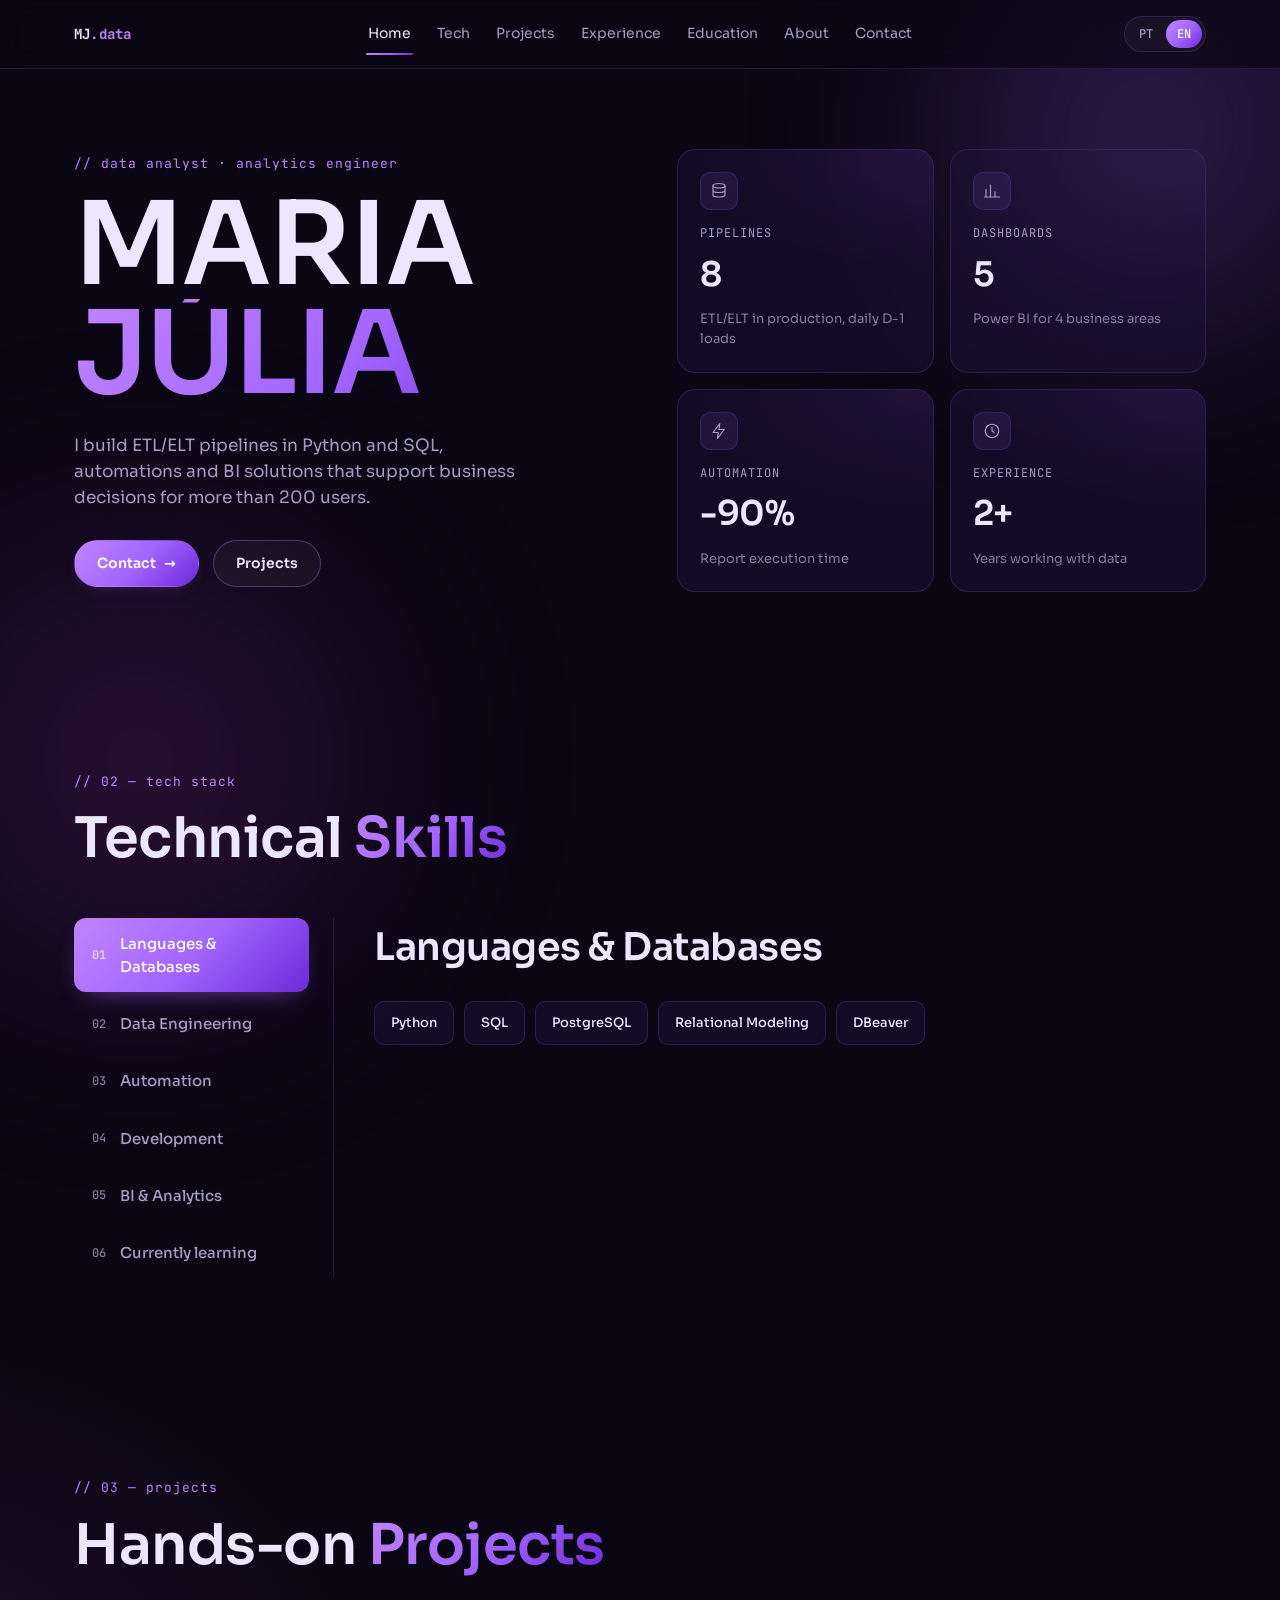
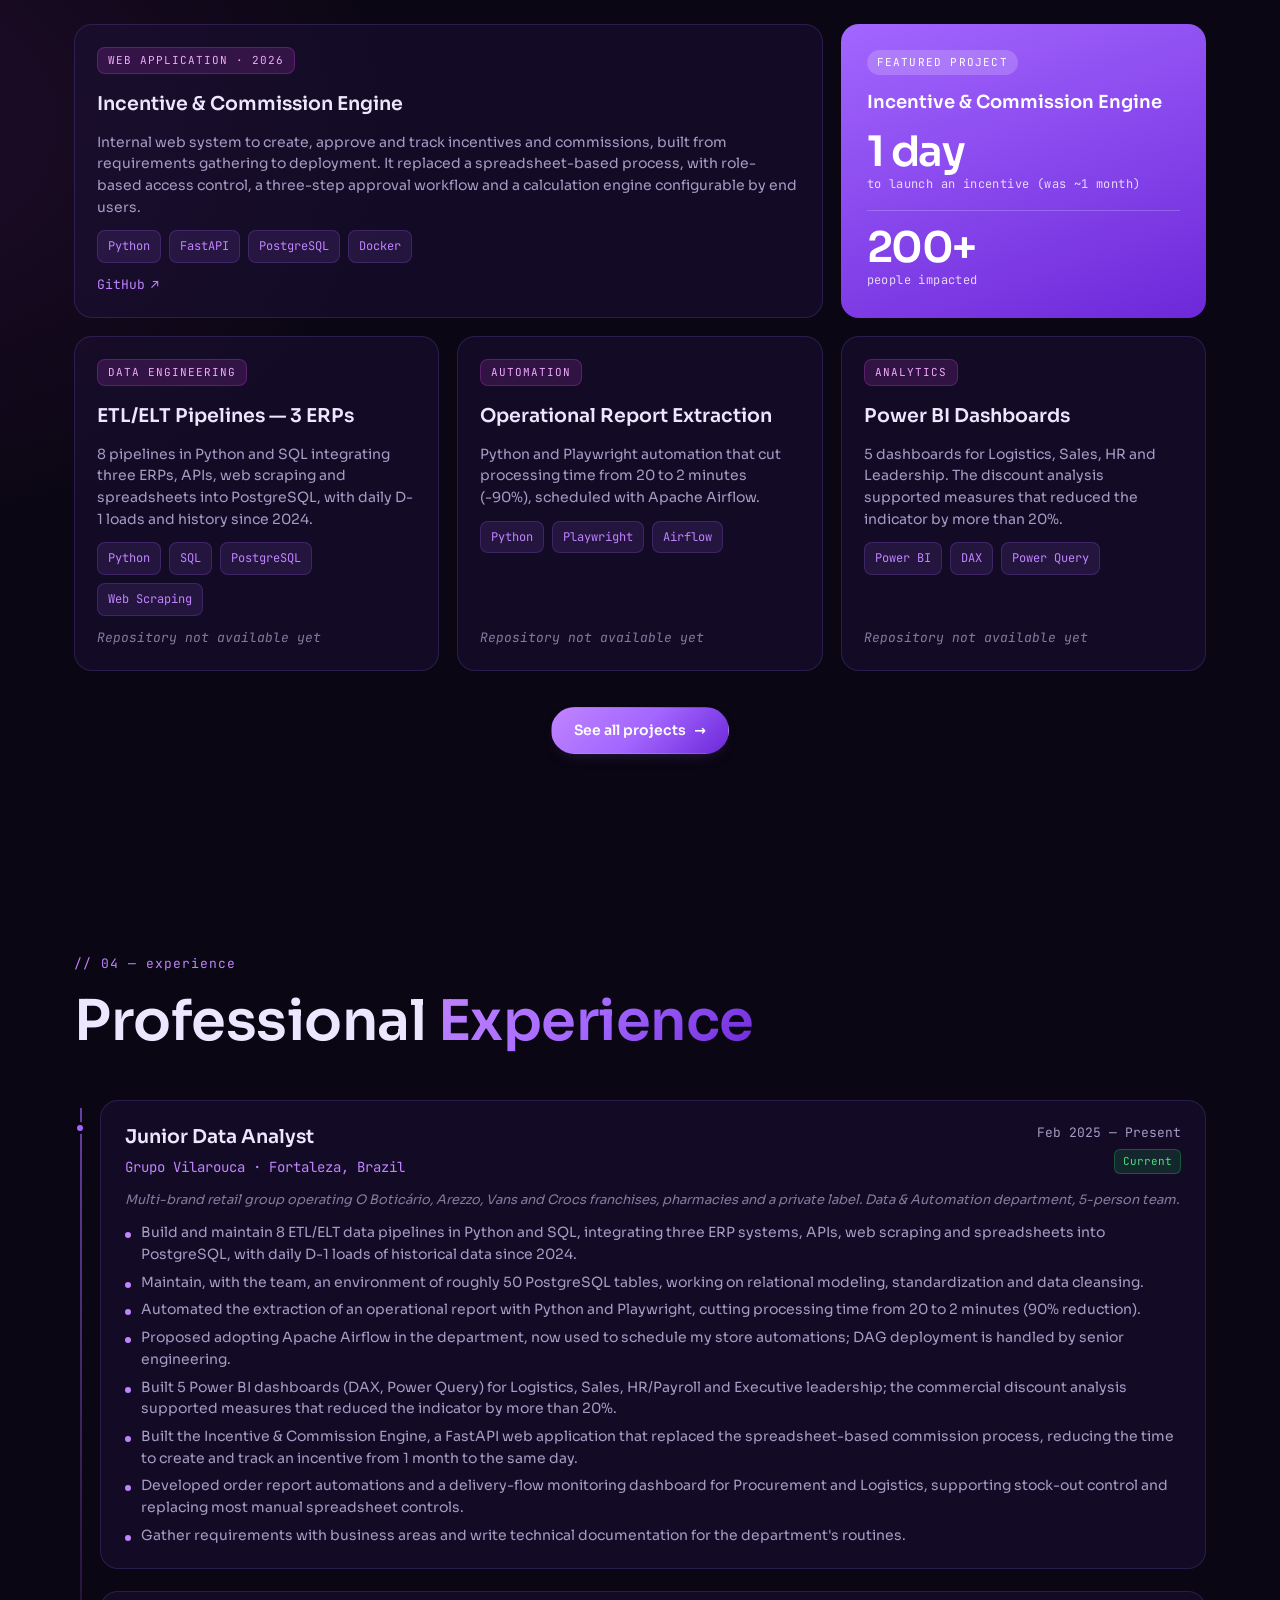
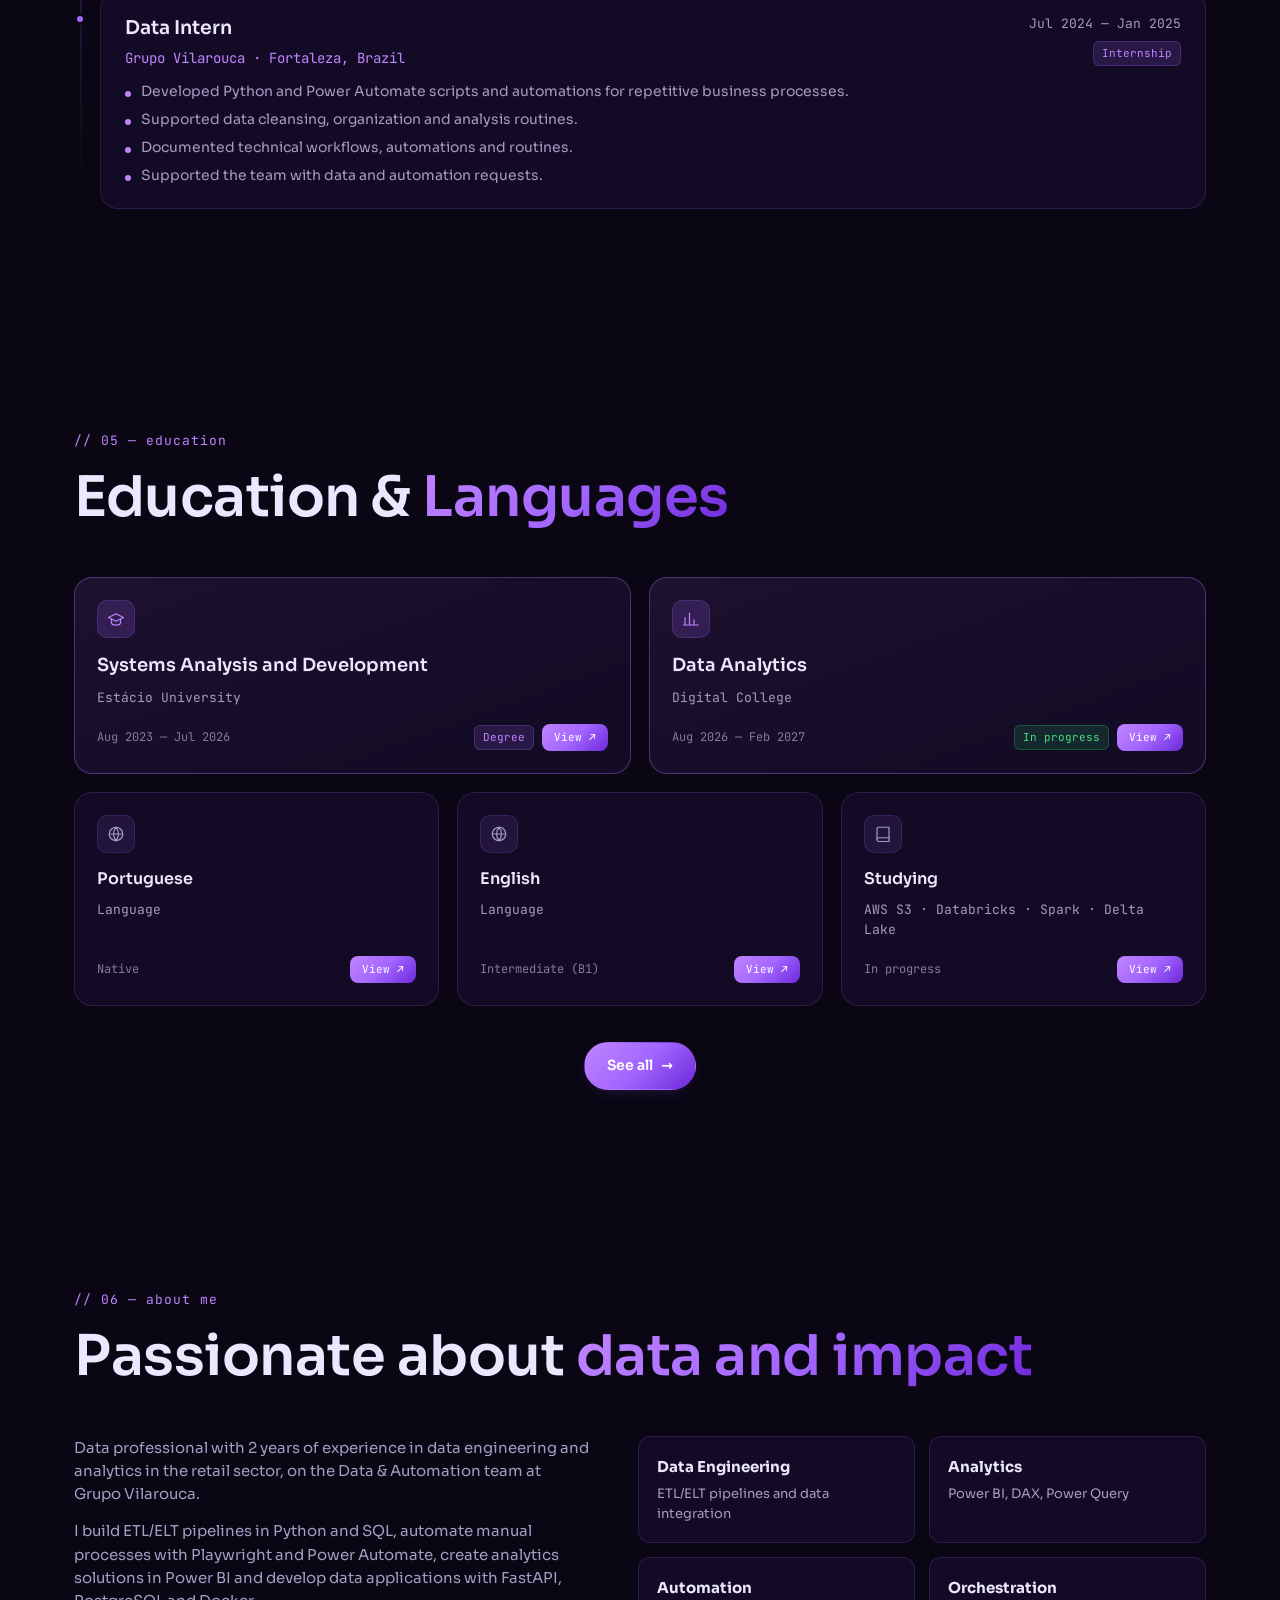
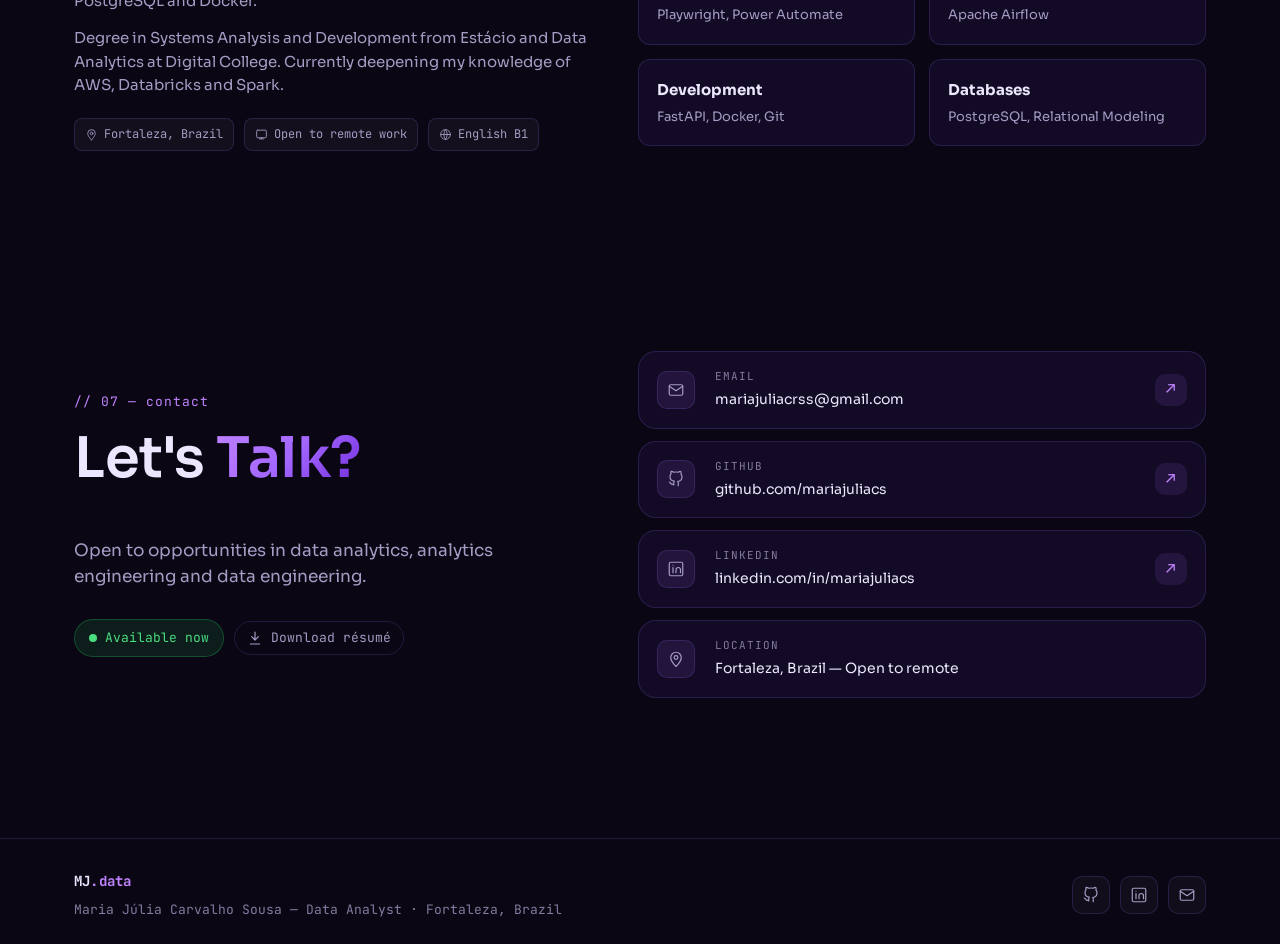
<file: index.html>
<!DOCTYPE html>
<html lang="pt-BR">
<head>
  <meta charset="UTF-8" />
  <meta name="viewport" content="width=device-width, initial-scale=1.0" />
  <title>Maria Júlia Carvalho Sousa — Analista de Dados</title>
  <meta name="description" content="Portfólio de Maria Júlia Carvalho Sousa — Analista de Dados | Analytics Engineer em Fortaleza, CE." />
  <meta name="author" content="Maria Júlia Carvalho Sousa" />
  <meta name="theme-color" content="#0a0613" />

  <!-- Open Graph (link previews on LinkedIn, WhatsApp etc.) -->
  <meta property="og:type" content="website" />
  <meta property="og:locale" content="pt_BR" />
  <meta property="og:locale:alternate" content="en_US" />
  <meta property="og:title" content="Maria Júlia Carvalho Sousa — Analista de Dados" />
  <meta property="og:description" content="Portfólio de Maria Júlia Carvalho Sousa — Analista de Dados | Analytics Engineer em Fortaleza, CE." />

  <link rel="icon" href="assets/img/favicon.svg" type="image/svg+xml" />
  <link rel="preconnect" href="https://fonts.googleapis.com" />
  <link rel="preconnect" href="https://fonts.gstatic.com" crossorigin />
  <link rel="stylesheet" href="https://fonts.googleapis.com/css2?family=JetBrains+Mono:wght@400;500&family=Sora:wght@400;500;600;700&display=swap" />
  <link rel="stylesheet" href="assets/css/main.css" />
  <script type="module" src="src/main.js"></script>
</head>
<body data-page="home">
  <a class="skip-link" href="#main">Pular para o conteúdo</a>
  <div class="bg-orb bg-orb-1" aria-hidden="true"></div>
  <div class="bg-orb bg-orb-2" aria-hidden="true"></div>

  <!-- Content is rendered by src/main.js from src/data and src/i18n/locales -->
  <header class="nav" id="site-header"></header>
  <main id="main" tabindex="-1">
    <noscript>
      <div class="noscript">
        <p>Este site precisa de JavaScript. · This site requires JavaScript.</p>
        <p>
          <a href="mailto:mariajuliacrss@gmail.com">mariajuliacrss@gmail.com</a> ·
          <a href="https://linkedin.com/in/mariajuliacs">LinkedIn</a> ·
          <a href="https://github.com/mariajuliacs">GitHub</a>
        </p>
      </div>
    </noscript>
  </main>
  <footer class="footer" id="site-footer"></footer>
  <div id="modal-root"></div>
</body>
</html>
</file>
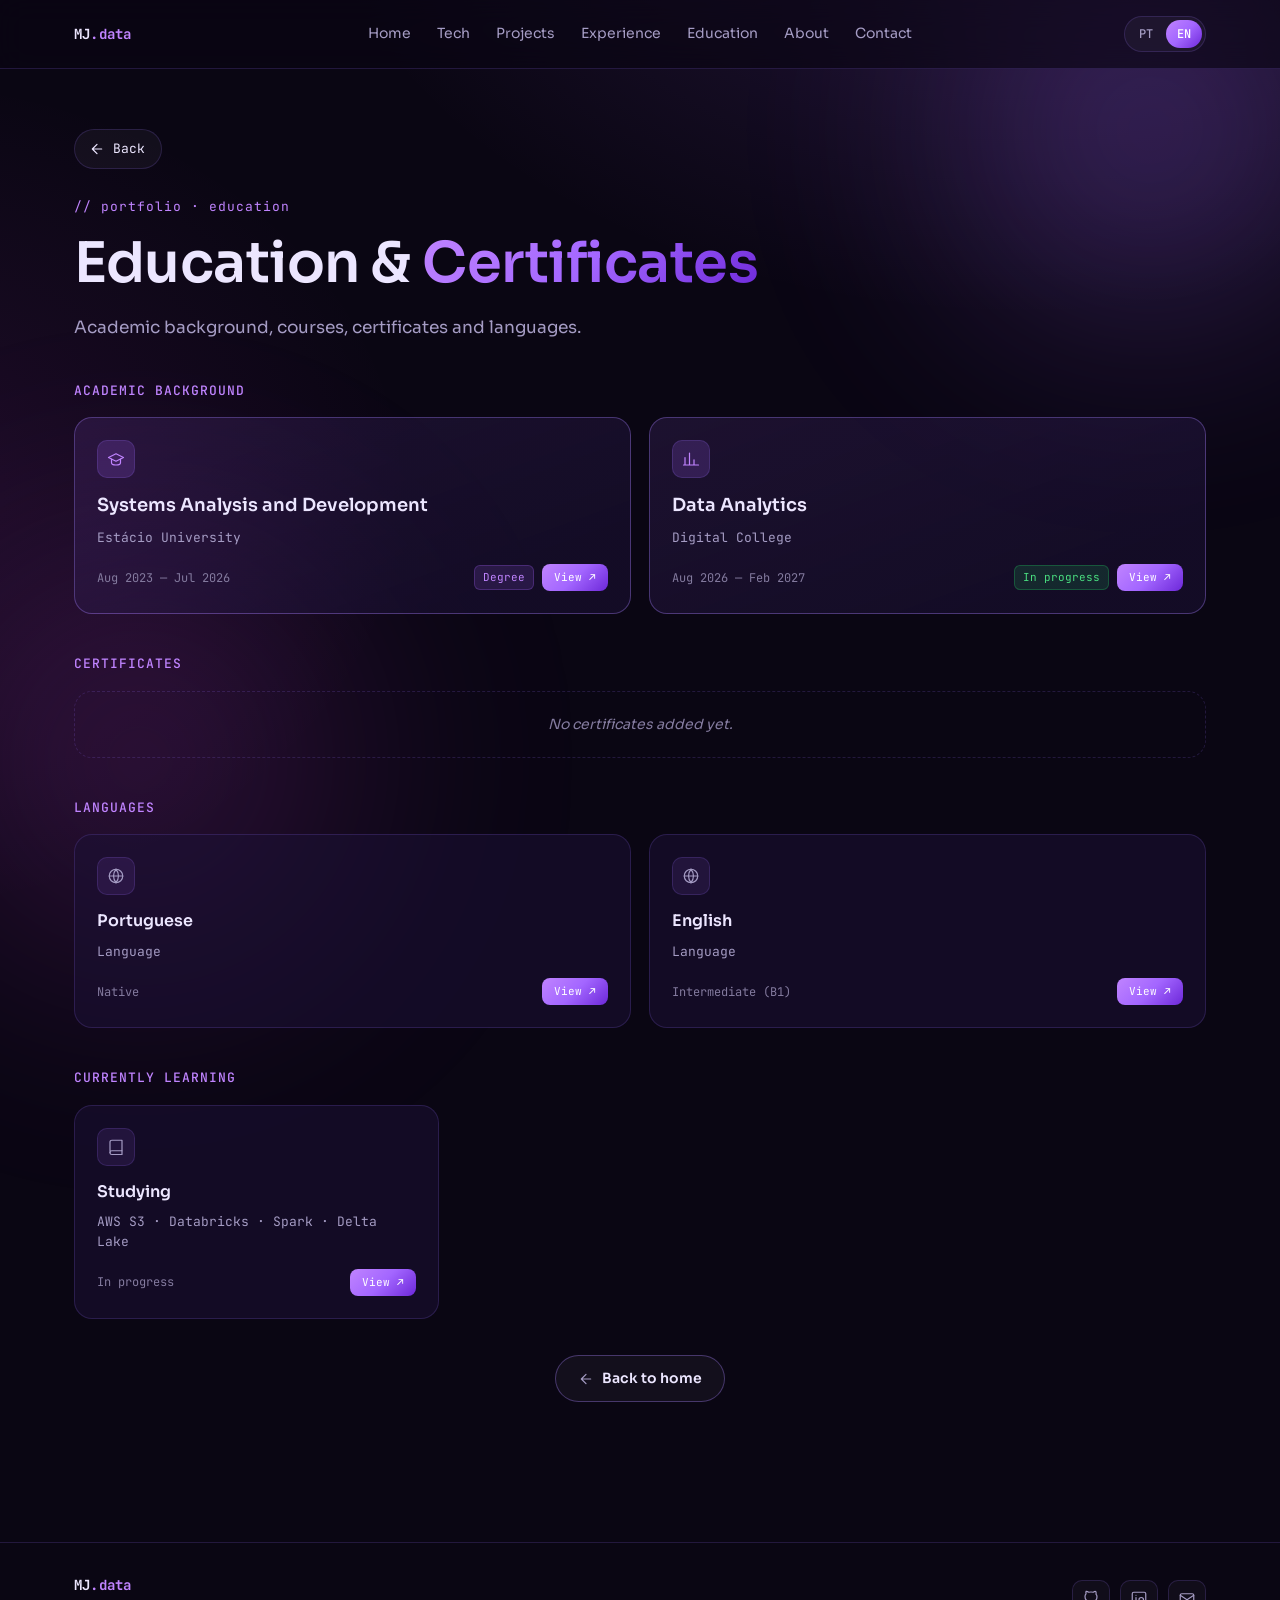
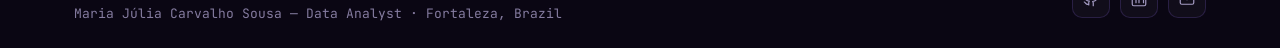
<file: education.html>
<!DOCTYPE html>
<html lang="pt-BR">
<head>
  <meta charset="UTF-8" />
  <meta name="viewport" content="width=device-width, initial-scale=1.0" />
  <title>Formação — Maria Júlia Carvalho Sousa</title>
  <meta name="description" content="Formação acadêmica, certificados e idiomas de Maria Júlia Carvalho Sousa." />
  <meta name="author" content="Maria Júlia Carvalho Sousa" />
  <meta name="theme-color" content="#0a0613" />

  <!-- Open Graph (link previews on LinkedIn, WhatsApp etc.) -->
  <meta property="og:type" content="website" />
  <meta property="og:locale" content="pt_BR" />
  <meta property="og:locale:alternate" content="en_US" />
  <meta property="og:title" content="Formação — Maria Júlia Carvalho Sousa" />
  <meta property="og:description" content="Formação acadêmica, certificados e idiomas de Maria Júlia Carvalho Sousa." />

  <link rel="icon" href="assets/img/favicon.svg" type="image/svg+xml" />
  <link rel="preconnect" href="https://fonts.googleapis.com" />
  <link rel="preconnect" href="https://fonts.gstatic.com" crossorigin />
  <link rel="stylesheet" href="https://fonts.googleapis.com/css2?family=JetBrains+Mono:wght@400;500&family=Sora:wght@400;500;600;700&display=swap" />
  <link rel="stylesheet" href="assets/css/main.css" />
  <script type="module" src="src/main.js"></script>
</head>
<body data-page="education">
  <a class="skip-link" href="#main">Pular para o conteúdo</a>
  <div class="bg-orb bg-orb-1" aria-hidden="true"></div>
  <div class="bg-orb bg-orb-2" aria-hidden="true"></div>

  <!-- Content is rendered by src/main.js from src/data and src/i18n/locales -->
  <header class="nav" id="site-header"></header>
  <main id="main" tabindex="-1">
    <noscript>
      <div class="noscript">
        <p>Este site precisa de JavaScript. · This site requires JavaScript.</p>
        <p>
          <a href="mailto:mariajuliacrss@gmail.com">mariajuliacrss@gmail.com</a> ·
          <a href="https://linkedin.com/in/mariajuliacs">LinkedIn</a> ·
          <a href="https://github.com/mariajuliacs">GitHub</a>
        </p>
      </div>
    </noscript>
  </main>
  <footer class="footer" id="site-footer"></footer>
  <div id="modal-root"></div>
</body>
</html>
</file>
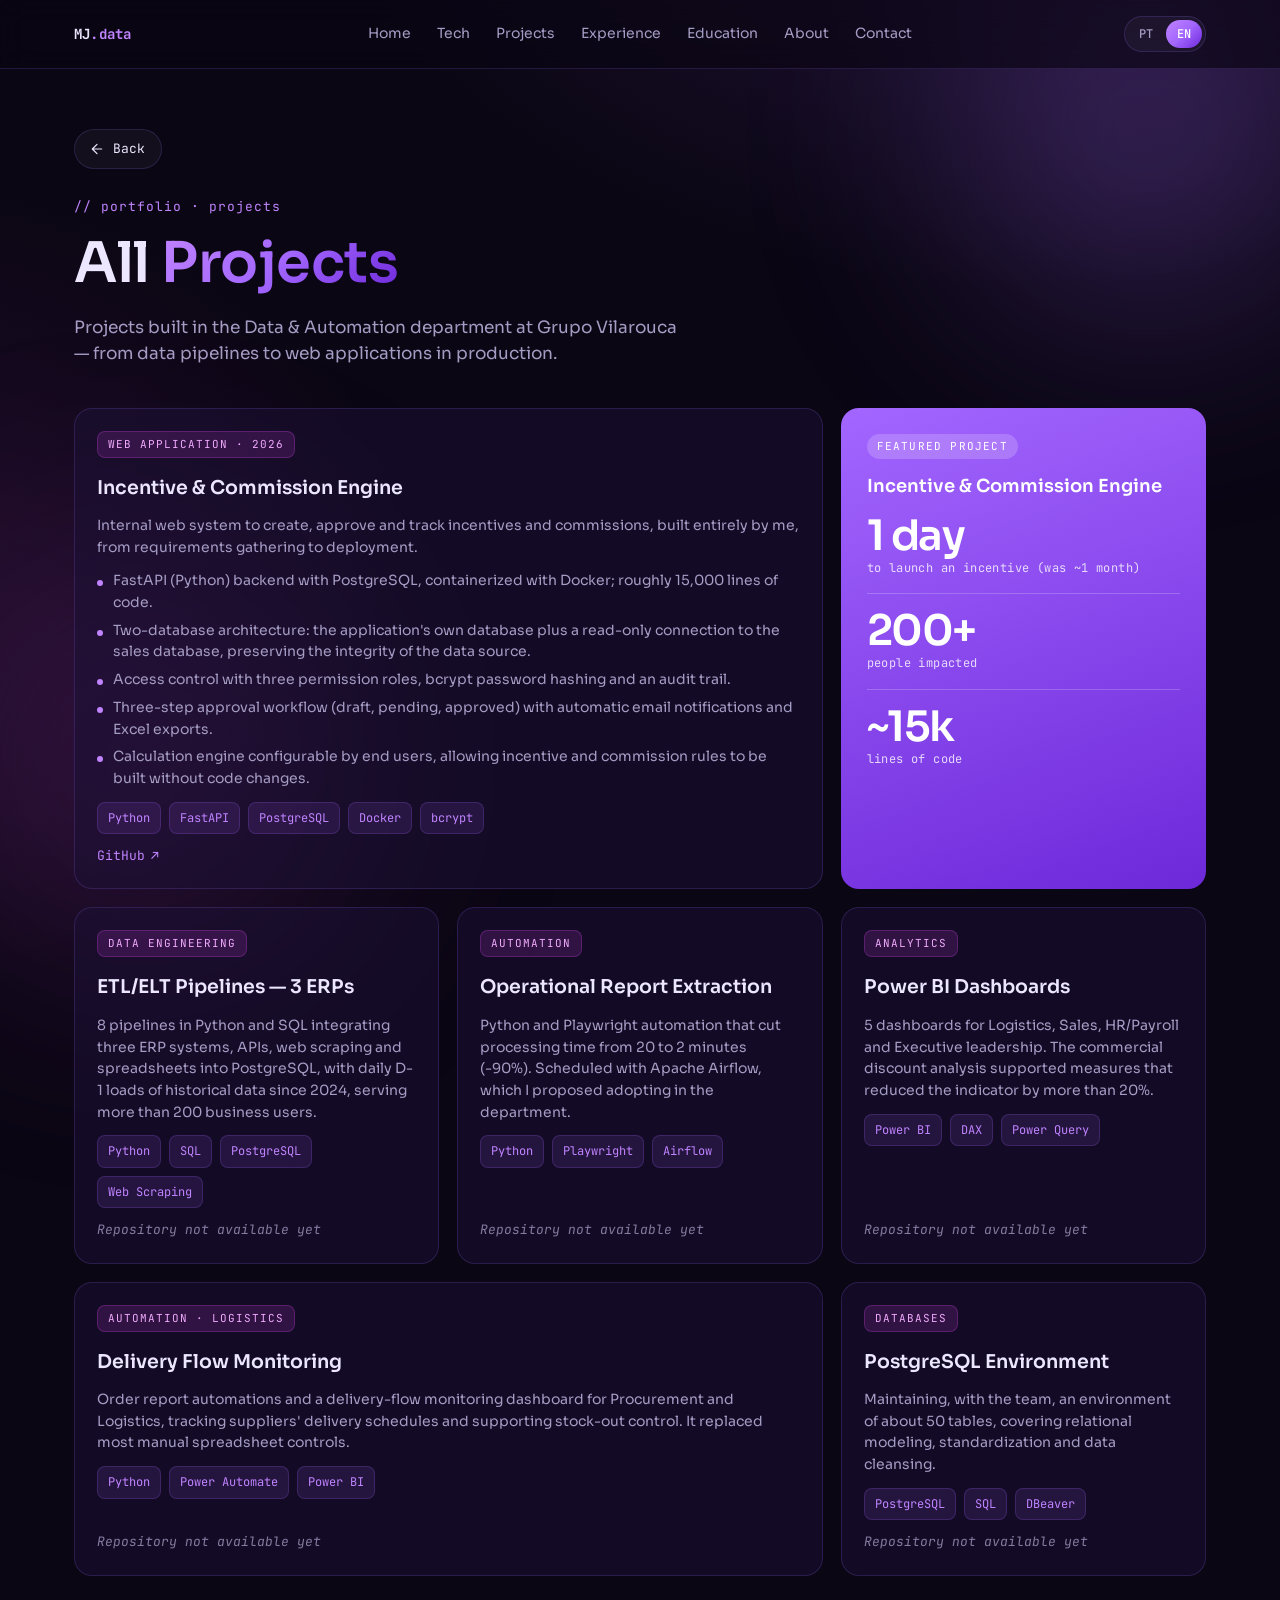
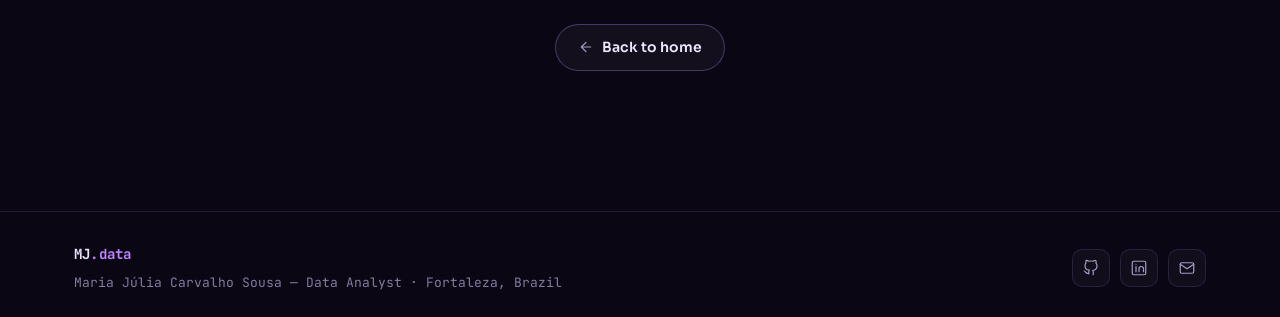
<file: projects.html>
<!DOCTYPE html>
<html lang="pt-BR">
<head>
  <meta charset="UTF-8" />
  <meta name="viewport" content="width=device-width, initial-scale=1.0" />
  <title>Projetos — Maria Júlia Carvalho Sousa</title>
  <meta name="description" content="Projetos de engenharia e análise de dados: pipelines ETL/ELT, automações, dashboards Power BI e aplicações FastAPI." />
  <meta name="author" content="Maria Júlia Carvalho Sousa" />
  <meta name="theme-color" content="#0a0613" />

  <!-- Open Graph (link previews on LinkedIn, WhatsApp etc.) -->
  <meta property="og:type" content="website" />
  <meta property="og:locale" content="pt_BR" />
  <meta property="og:locale:alternate" content="en_US" />
  <meta property="og:title" content="Projetos — Maria Júlia Carvalho Sousa" />
  <meta property="og:description" content="Projetos de engenharia e análise de dados: pipelines ETL/ELT, automações, dashboards Power BI e aplicações FastAPI." />

  <link rel="icon" href="assets/img/favicon.svg" type="image/svg+xml" />
  <link rel="preconnect" href="https://fonts.googleapis.com" />
  <link rel="preconnect" href="https://fonts.gstatic.com" crossorigin />
  <link rel="stylesheet" href="https://fonts.googleapis.com/css2?family=JetBrains+Mono:wght@400;500&family=Sora:wght@400;500;600;700&display=swap" />
  <link rel="stylesheet" href="assets/css/main.css" />
  <script type="module" src="src/main.js"></script>
</head>
<body data-page="projects">
  <a class="skip-link" href="#main">Pular para o conteúdo</a>
  <div class="bg-orb bg-orb-1" aria-hidden="true"></div>
  <div class="bg-orb bg-orb-2" aria-hidden="true"></div>

  <!-- Content is rendered by src/main.js from src/data and src/i18n/locales -->
  <header class="nav" id="site-header"></header>
  <main id="main" tabindex="-1">
    <noscript>
      <div class="noscript">
        <p>Este site precisa de JavaScript. · This site requires JavaScript.</p>
        <p>
          <a href="mailto:mariajuliacrss@gmail.com">mariajuliacrss@gmail.com</a> ·
          <a href="https://linkedin.com/in/mariajuliacs">LinkedIn</a> ·
          <a href="https://github.com/mariajuliacs">GitHub</a>
        </p>
      </div>
    </noscript>
  </main>
  <footer class="footer" id="site-footer"></footer>
  <div id="modal-root"></div>
</body>
</html>
</file>
<file: assets/css/main.css>
/* ============================================================
   MJ.data — Portfolio styles (entry point)
   Order matters: tokens → base → layout → components.
   ============================================================ */

@import url("base/tokens.css");
@import url("base/reset.css");
@import url("base/utilities.css");

@import url("layout/header.css");
@import url("layout/footer.css");
@import url("layout/page.css");

@import url("components/buttons.css");
@import url("components/hero.css");
@import url("components/tech.css");
@import url("components/projects.css");
@import url("components/timeline.css");
@import url("components/education.css");
@import url("components/modal.css");
@import url("components/about.css");
@import url("components/contact.css");
</file>
